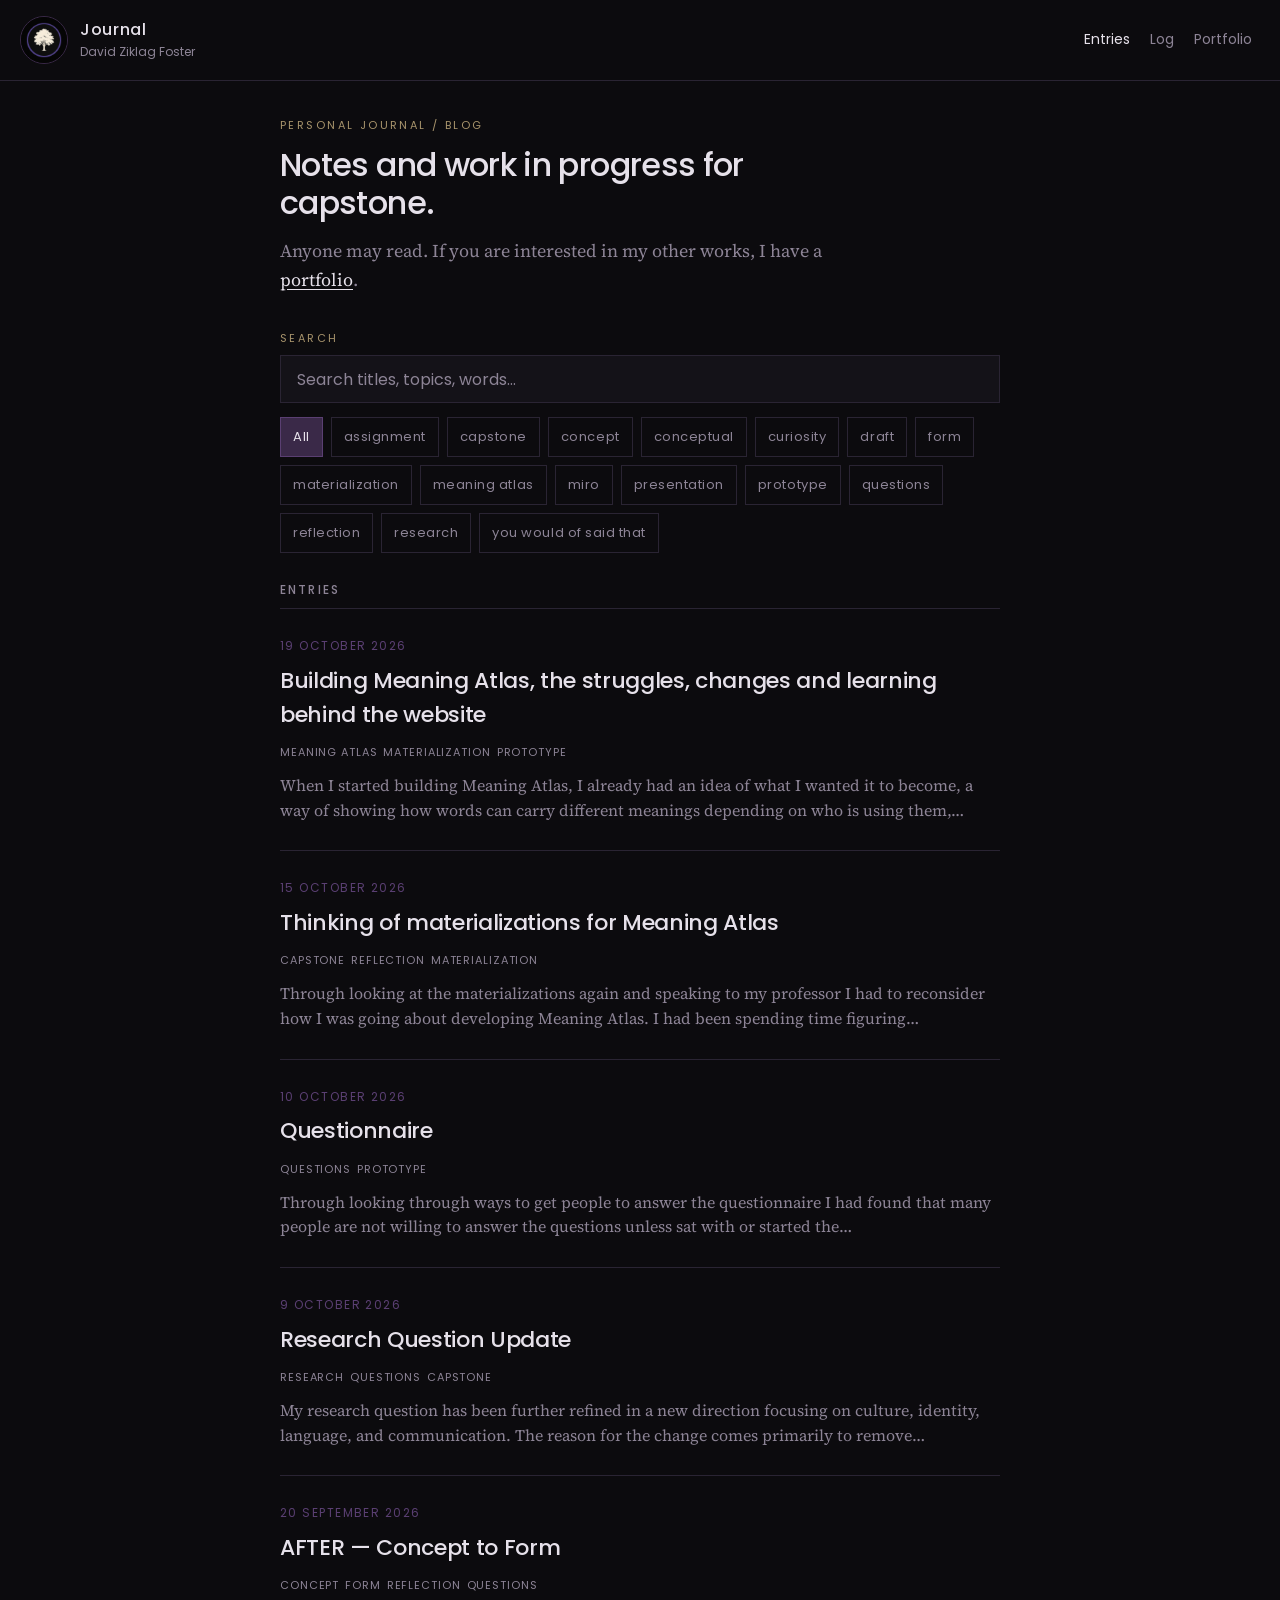
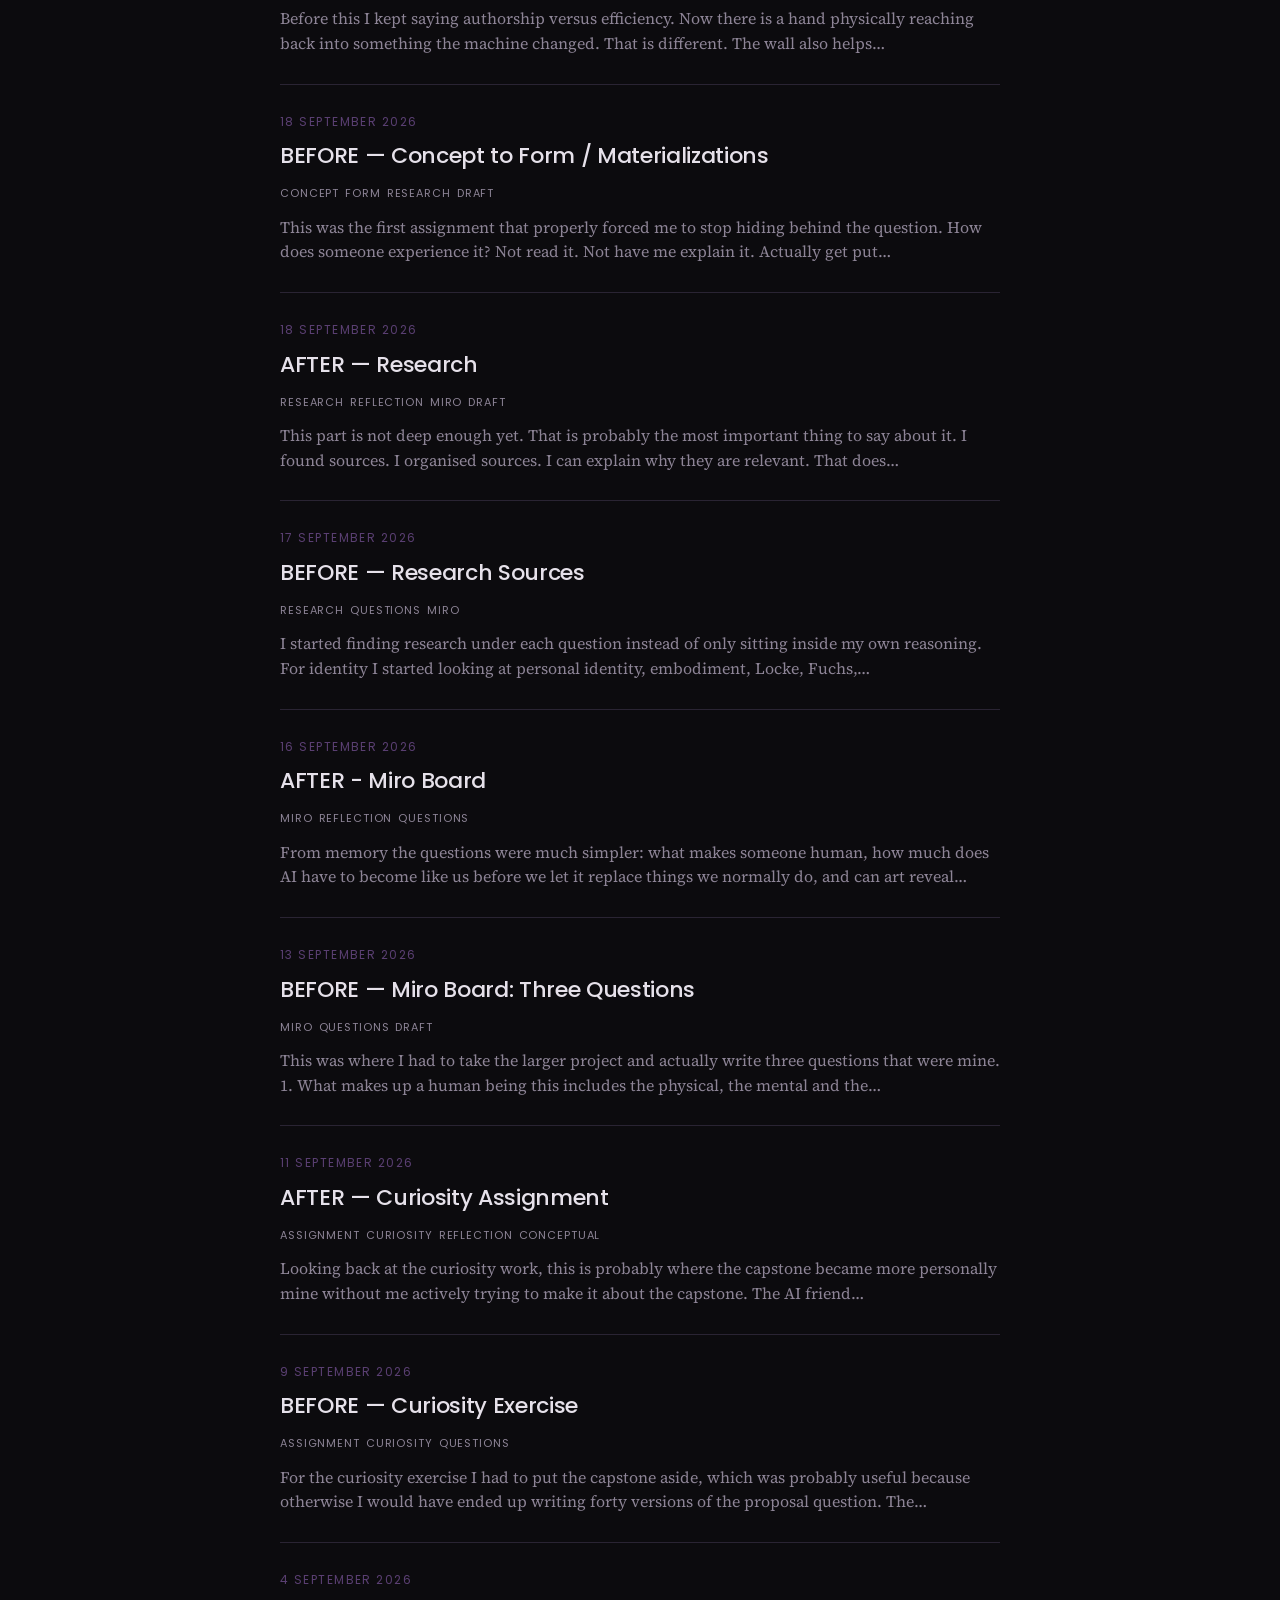
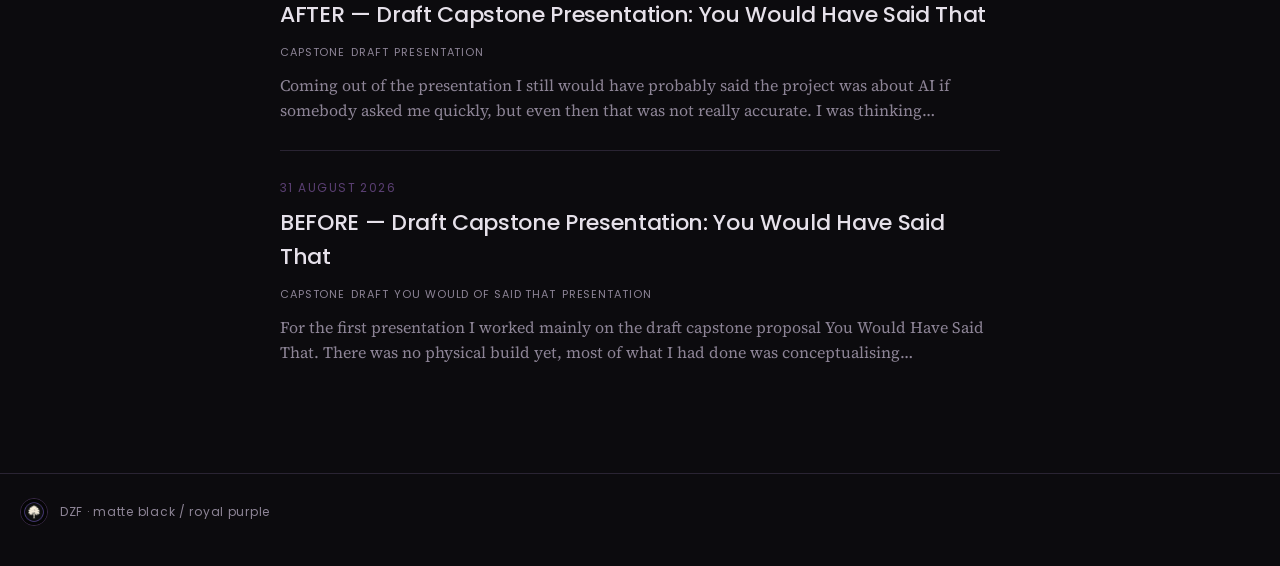
<file: index.html>
<!DOCTYPE html>
<html lang="en">
<head>
  <!--
    HOME PAGE
    Search, topic chips, and the dated list of published entries.
    Content comes from entries/index.json — do not edit this file to add a post.
    To add a post: open studio/index.html (owner only).
  -->
  <meta charset="UTF-8" />
  <meta name="viewport" content="width=device-width, initial-scale=1.0" />
  <meta name="description" content="Journal of David Ziklag Foster — notes, stills, and work in progress." />
  <meta name="theme-color" content="#0c0b0e" />
  <title>Journal · David Ziklag Foster</title>
  <link rel="stylesheet" href="css/style.css?v=20260921b" />
  <link rel="icon" href="assets/mark.svg" type="image/svg+xml" />
  <link rel="preconnect" href="https://fonts.googleapis.com" />
  <link rel="preconnect" href="https://fonts.gstatic.com" crossorigin />
  <link href="https://fonts.googleapis.com/css2?family=Poppins:wght@400;500;600&family=Source+Serif+4:opsz,wght@8..60,400;8..60,600&display=swap" rel="stylesheet" />
</head>
<body>
  <!-- Tree mark top-left, same placement as the portfolio. -->
  <header class="site-header">
    <a class="brand" href="index.html">
      <img class="brand-mark" src="assets/mark.jpg" alt="DZF tree mark"
           onerror="this.onerror=null;this.src='https://darkstone007.github.io/Portfolio/Media/Lo.jpg'" />
      <span class="brand-text">
        <span class="brand-name">Journal</span>
        <span class="brand-author">David Ziklag Foster</span>
      </span>
    </a>
    <nav class="nav">
      <a href="index.html" aria-current="page">Entries</a>
      <a href="log.html">Log</a>
      <a href="https://darkstone007.github.io/Portfolio/" target="_blank" rel="noreferrer">Portfolio</a>
    </nav>
  </header>

  <main class="wrap">
    <section class="intro">
      <p class="eyebrow">Personal journal / blog</p>
      <h1>Notes and work in progress for capstone.</h1>
      <p class="lede">
        Anyone may read.
        If you are interested in my other works, I have a
        <a href="https://darkstone007.github.io/Portfolio/" target="_blank" rel="noreferrer">portfolio</a>.
      </p>
    </section>

    <!-- Search titles, topics, and body. Topic chips filter the list. -->
    <section class="toolbar">
      <label class="field" style="margin:0">
        <span class="eyebrow" style="display:block;margin-bottom:8px">Search</span>
        <input id="search" class="search" type="search" placeholder="Search titles, topics, words…" autocomplete="off" />
      </label>
      <div id="topics" class="topics"></div>
    </section>

    <section>
      <h2 class="list-heading" id="list-heading">Entries</h2>
      <div id="post-list">
        <p class="quiet">Loading entries…</p>
      </div>
    </section>
  </main>

  <footer class="site-footer">
    <img class="brand-mark small" src="assets/mark.jpg" alt=""
         onerror="this.onerror=null;this.src='https://darkstone007.github.io/Portfolio/Media/Lo.jpg'" />
    <p>DZF · matte black / royal purple</p>
  </footer>

  <script src="js/core.js?v=20260921b"></script>
  <script src="js/app.js?v=20260921b"></script>
</body>
</html>
</file>
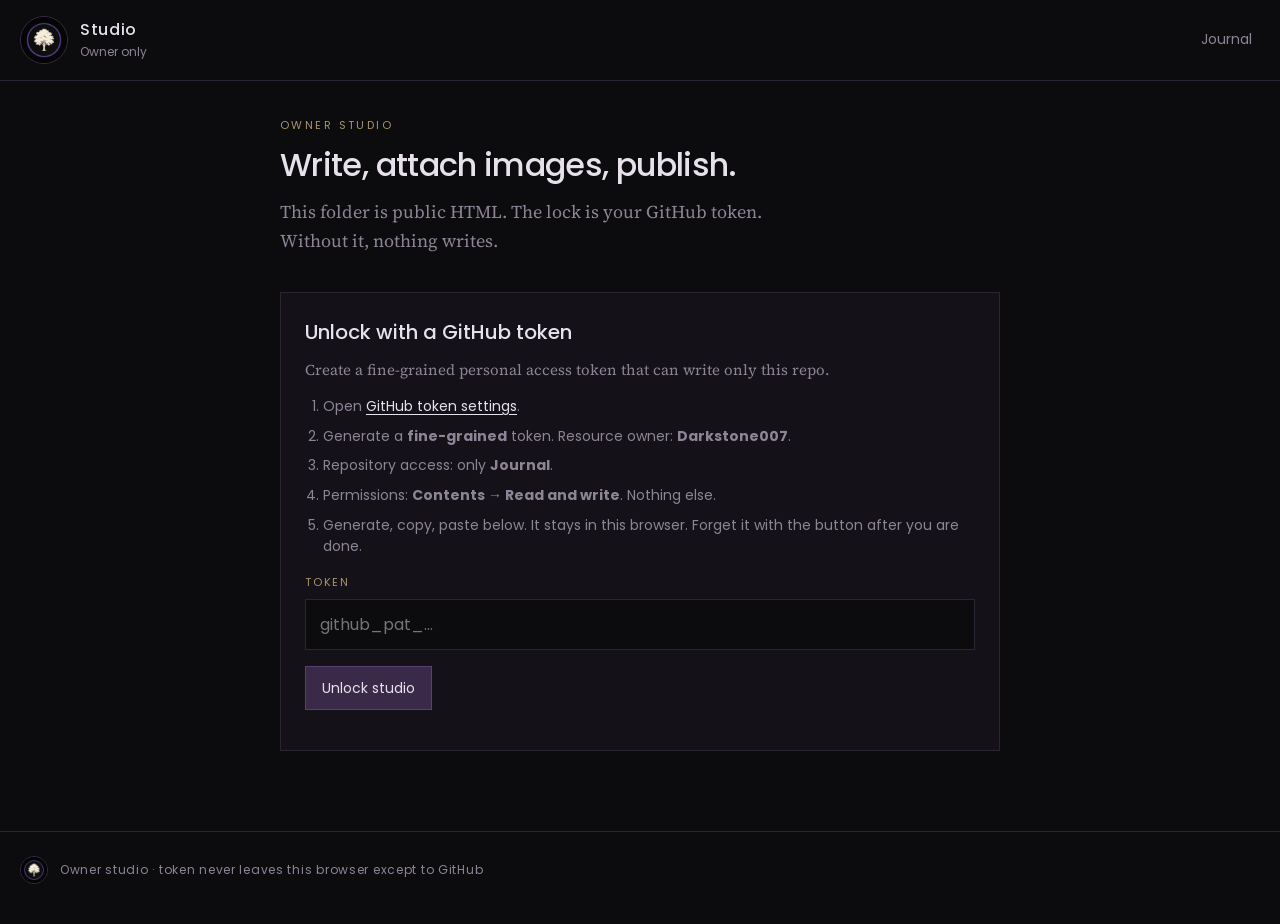
<file: studio/index.html>
<!DOCTYPE html>
<html lang="en">
<head>
  <!--
    OWNER STUDIO  —  not linked from the public nav.
    Bookmark this page. Anyone can load it; nobody can publish without YOUR GitHub token.

    How it works:
      1. You paste a fine-grained GitHub token (Contents: Read and write, Journal repo only).
      2. The token stays in THIS browser (localStorage). It is never sent anywhere except api.github.com.
      3. Publish writes entries/{id}.json, updates entries/index.json and entries/log.json,
         and uploads photos to entries/images/. The public journal then shows the entry.
  -->
  <meta charset="UTF-8" />
  <meta name="viewport" content="width=device-width, initial-scale=1.0" />
  <meta name="robots" content="noindex, nofollow" />
  <meta name="theme-color" content="#0c0b0e" />
  <title>Studio · Journal</title>
  <link rel="stylesheet" href="../css/style.css" />
  <link rel="icon" href="../assets/mark.svg" type="image/svg+xml" />
  <link rel="preconnect" href="https://fonts.googleapis.com" />
  <link rel="preconnect" href="https://fonts.gstatic.com" crossorigin />
  <link href="https://fonts.googleapis.com/css2?family=Poppins:wght@400;500;600&family=Source+Serif+4:opsz,wght@8..60,400;8..60,600&display=swap" rel="stylesheet" />
</head>
<body>
  <header class="site-header">
    <a class="brand" href="../index.html">
      <img class="brand-mark" src="../assets/mark.jpg" alt="DZF tree mark"
           onerror="this.onerror=null;this.src='https://darkstone007.github.io/Portfolio/Media/Lo.jpg'" />
      <span class="brand-text">
        <span class="brand-name">Studio</span>
        <span class="brand-author">Owner only</span>
      </span>
    </a>
    <nav class="nav">
      <a href="../index.html">Journal</a>
    </nav>
  </header>

  <main class="wrap">
    <section class="intro">
      <p class="eyebrow">Owner studio</p>
      <h1>Write, attach images, publish.</h1>
      <p class="lede">This folder is public HTML. The lock is your GitHub token. Without it, nothing writes.</p>
    </section>

    <!-- Shown until a valid token for Darkstone007 is stored. -->
    <section id="lock" class="lock">
      <h2>Unlock with a GitHub token</h2>
      <p>Create a fine-grained personal access token that can write only this repo.</p>
      <ol>
        <li>Open <a href="https://github.com/settings/personal-access-tokens" target="_blank" rel="noreferrer">GitHub token settings</a>.</li>
        <li>Generate a <strong>fine-grained</strong> token. Resource owner: <strong>Darkstone007</strong>.</li>
        <li>Repository access: only <strong>Journal</strong>.</li>
        <li>Permissions: <strong>Contents → Read and write</strong>. Nothing else.</li>
        <li>Generate, copy, paste below. It stays in this browser. Forget it with the button after you are done.</li>
      </ol>
      <div class="field">
        <label for="pat">Token</label>
        <input id="pat" type="password" autocomplete="off" spellcheck="false" placeholder="github_pat_…" />
      </div>
      <div class="actions">
        <button type="button" class="btn btn-primary" id="unlock">Unlock studio</button>
      </div>
      <p class="status" id="lock-status"></p>
    </section>

    <!-- The editor. Hidden until unlock succeeds. -->
    <section id="desk" class="studio-form" hidden>
      <div class="actions" style="margin-bottom:18px">
        <button type="button" class="btn" id="new-entry">New entry</button>
        <button type="button" class="btn btn-ghost" id="forget">Forget token</button>
        <span class="quiet" id="who"></span>
      </div>

      <form id="form" autocomplete="off">
        <input type="hidden" id="entry-id" />
        <div class="row-2">
          <div class="field">
            <label for="date">Date</label>
            <input id="date" type="date" required />
          </div>
          <div class="field">
            <label for="topics">Topics (comma separated)</label>
            <input id="topics-input" type="text" placeholder="work, stills, notes" />
          </div>
        </div>
        <div class="field">
          <label for="title">Title</label>
          <input id="title" type="text" required maxlength="180" placeholder="Headline for this day" />
        </div>
        <div class="field">
          <label for="body">Writing</label>
          <textarea id="body" placeholder="Blank line between paragraphs."></textarea>
        </div>
        <div class="field">
          <label>Images</label>
          <div class="drop">
            Drop photos here or choose files. They are compressed, then uploaded into entries/images/.
            <input id="files" type="file" accept="image/*" multiple />
          </div>
          <div id="thumbs" class="thumbs"></div>
        </div>
        <label class="check">
          <input id="published" type="checkbox" checked />
          Publish to the public journal (untick to save as draft)
        </label>
        <div class="actions">
          <button type="submit" class="btn btn-primary" id="save">Publish</button>
        </div>
      </form>
      <p class="status" id="save-status"></p>

      <div class="entry-list">
        <h2 class="list-heading">Existing entries</h2>
        <p class="hint">Click a row to load it into the form and edit.</p>
        <div id="existing"></div>
      </div>
    </section>
  </main>

  <footer class="site-footer">
    <img class="brand-mark small" src="../assets/mark.jpg" alt=""
         onerror="this.onerror=null;this.src='https://darkstone007.github.io/Portfolio/Media/Lo.jpg'" />
    <p>Owner studio · token never leaves this browser except to GitHub</p>
  </footer>

  <script src="../js/core.js"></script>
  <script src="../js/studio.js"></script>
</body>
</html>
</file>
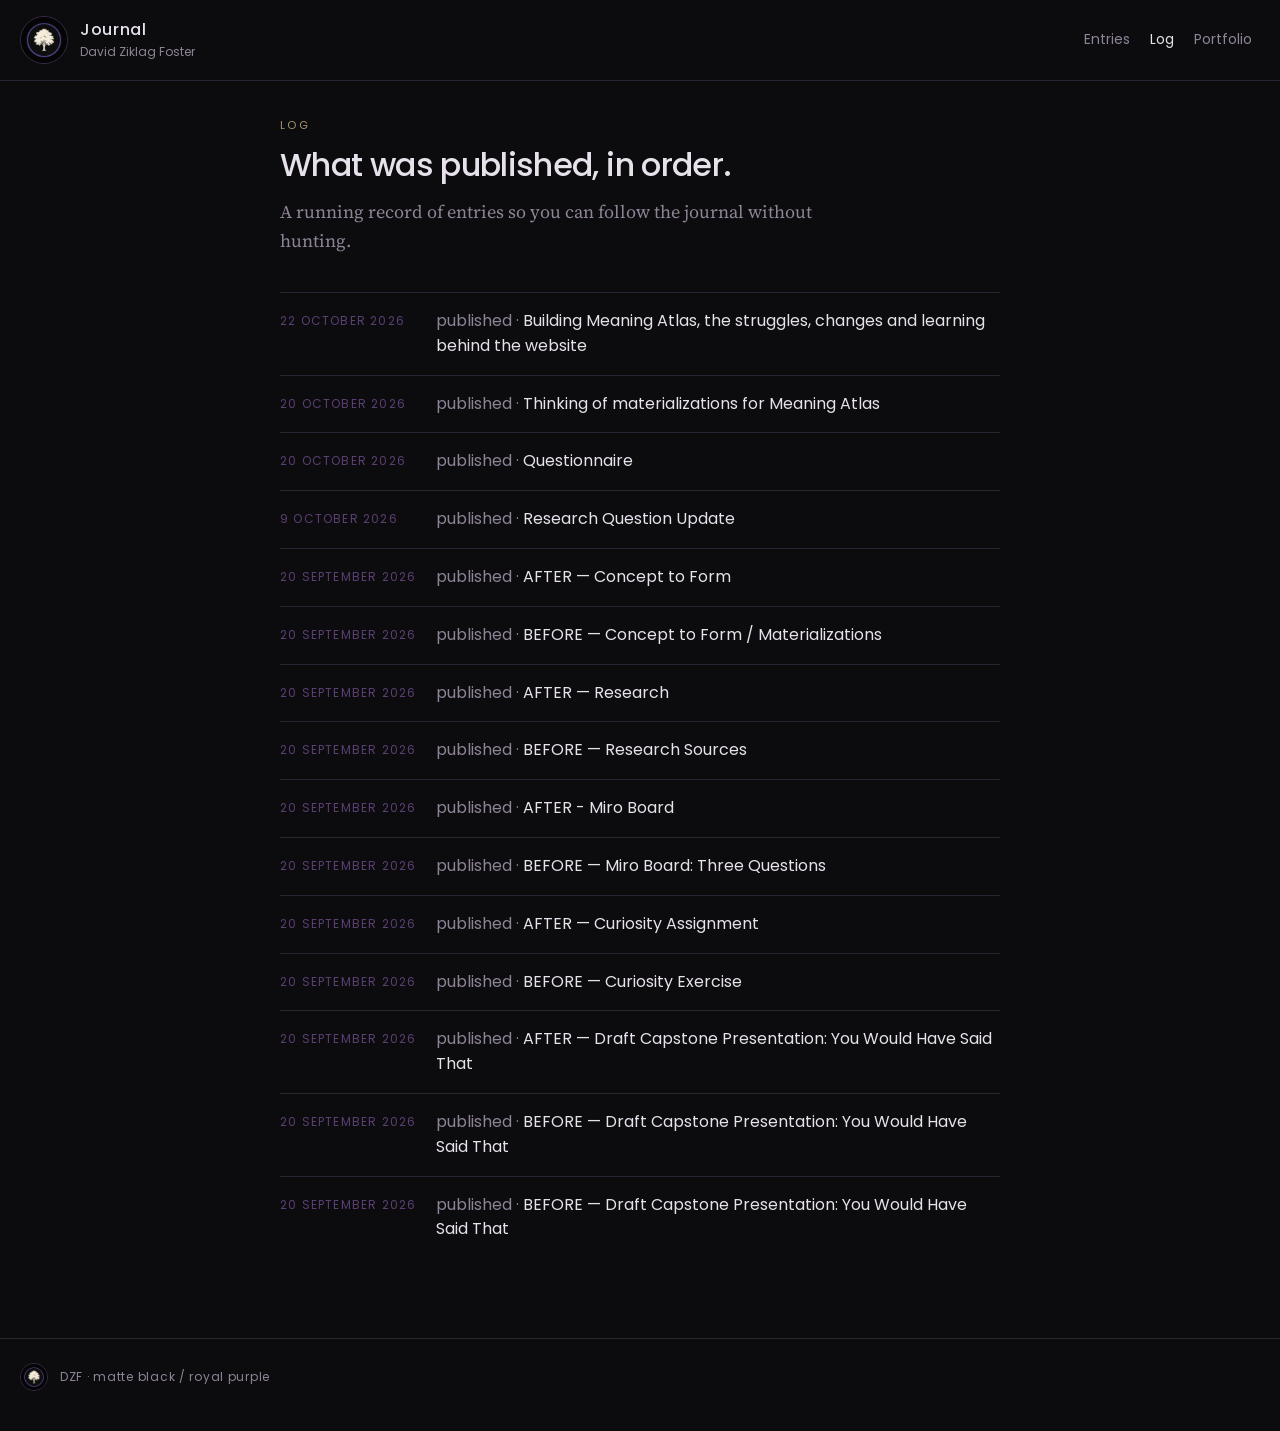
<file: log.html>
<!DOCTYPE html>
<html lang="en">
<head>
  <!--
    CHRONOLOGICAL LOG
    Prefer entries/log.json. Falls back to catalog dates.
  -->
  <meta charset="UTF-8" />
  <meta name="viewport" content="width=device-width, initial-scale=1.0" />
  <meta name="theme-color" content="#0c0b0e" />
  <title>Log · Journal</title>
  <link rel="stylesheet" href="css/style.css" />
  <link rel="icon" href="assets/mark.svg" type="image/svg+xml" />
  <link rel="preconnect" href="https://fonts.googleapis.com" />
  <link rel="preconnect" href="https://fonts.gstatic.com" crossorigin />
  <link href="https://fonts.googleapis.com/css2?family=Poppins:wght@400;500;600&family=Source+Serif+4:opsz,wght@8..60,400;8..60,600&display=swap" rel="stylesheet" />
</head>
<body>
  <header class="site-header">
    <a class="brand" href="index.html">
      <img class="brand-mark" src="assets/mark.jpg" alt="DZF tree mark"
           onerror="this.onerror=null;this.src='https://darkstone007.github.io/Portfolio/Media/Lo.jpg'" />
      <span class="brand-text">
        <span class="brand-name">Journal</span>
        <span class="brand-author">David Ziklag Foster</span>
      </span>
    </a>
    <nav class="nav">
      <a href="index.html">Entries</a>
      <a href="log.html" aria-current="page">Log</a>
      <a href="https://darkstone007.github.io/Portfolio/" target="_blank" rel="noreferrer">Portfolio</a>
    </nav>
  </header>

  <main class="wrap">
    <section class="intro">
      <p class="eyebrow">Log</p>
      <h1>What was published, in order.</h1>
      <p class="lede">A running record of entries so you can follow the journal without hunting.</p>
    </section>
    <div id="log-list">
      <p class="quiet">Loading log…</p>
    </div>
  </main>

  <footer class="site-footer">
    <img class="brand-mark small" src="assets/mark.jpg" alt=""
         onerror="this.onerror=null;this.src='https://darkstone007.github.io/Portfolio/Media/Lo.jpg'" />
    <p>DZF · matte black / royal purple</p>
  </footer>

  <script src="js/core.js"></script>
  <script src="js/log.js"></script>
</body>
</html>
</file>
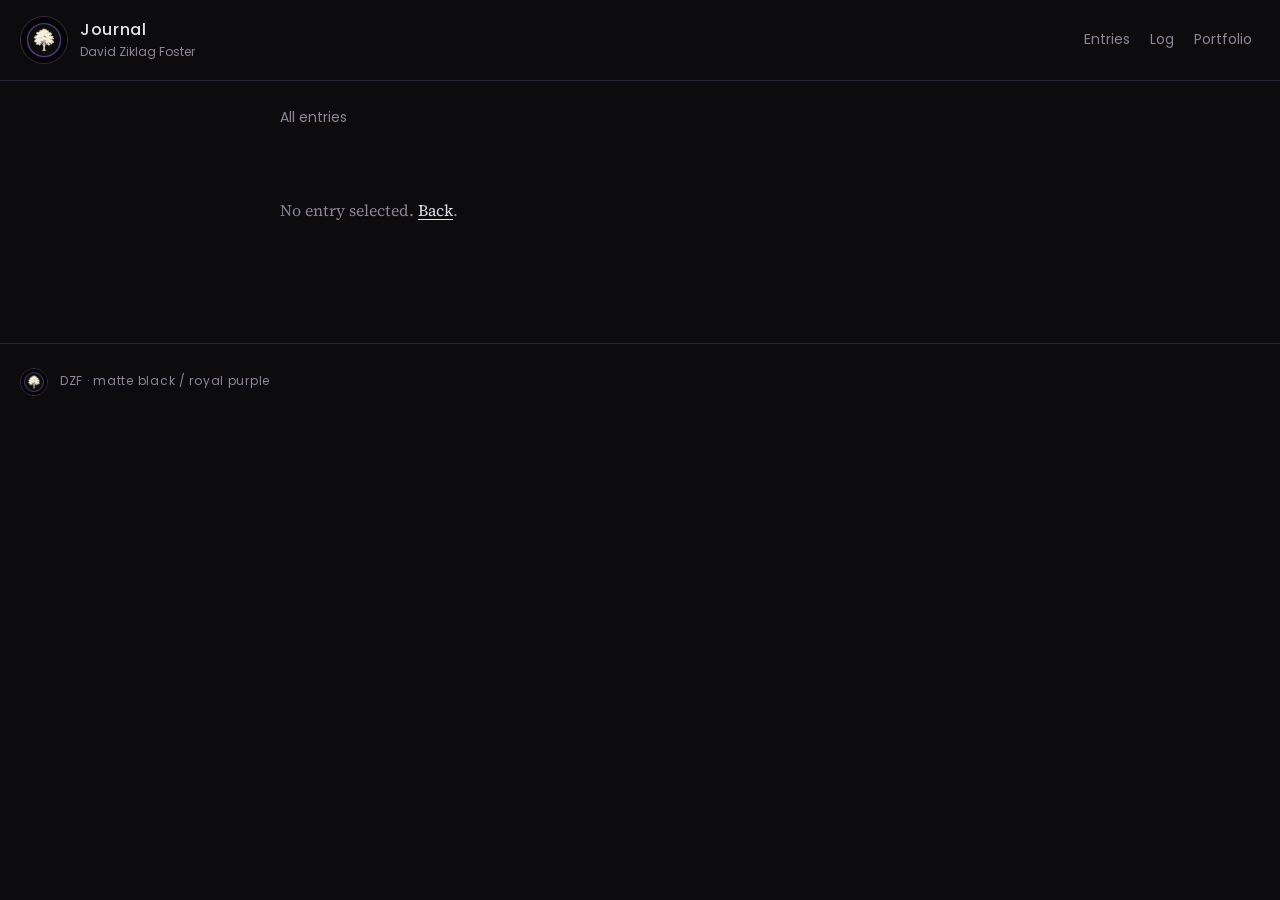
<file: post.html>
<!DOCTYPE html>
<html lang="en">
<head>
  <!--
    SINGLE ENTRY
    Opened as post.html?id=the-entry-id
    Loads entries/{id}.json
  -->
  <meta charset="UTF-8" />
  <meta name="viewport" content="width=device-width, initial-scale=1.0" />
  <meta name="theme-color" content="#0c0b0e" />
  <title>Entry · Journal</title>
  <link rel="stylesheet" href="css/style.css" />
  <link rel="icon" href="assets/mark.svg" type="image/svg+xml" />
  <link rel="preconnect" href="https://fonts.googleapis.com" />
  <link rel="preconnect" href="https://fonts.gstatic.com" crossorigin />
  <link href="https://fonts.googleapis.com/css2?family=Poppins:wght@400;500;600&family=Source+Serif+4:opsz,wght@8..60,400;8..60,600&display=swap" rel="stylesheet" />
</head>
<body>
  <header class="site-header">
    <a class="brand" href="index.html">
      <img class="brand-mark" src="assets/mark.jpg" alt="DZF tree mark"
           onerror="this.onerror=null;this.src='https://darkstone007.github.io/Portfolio/Media/Lo.jpg'" />
      <span class="brand-text">
        <span class="brand-name">Journal</span>
        <span class="brand-author">David Ziklag Foster</span>
      </span>
    </a>
    <nav class="nav">
      <a href="index.html">Entries</a>
      <a href="log.html">Log</a>
      <a href="https://darkstone007.github.io/Portfolio/" target="_blank" rel="noreferrer">Portfolio</a>
    </nav>
  </header>

  <main class="wrap article-wrap">
    <p class="back"><a href="index.html">All entries</a></p>
    <article id="article">
      <p class="quiet">Loading entry…</p>
    </article>
  </main>

  <footer class="site-footer">
    <img class="brand-mark small" src="assets/mark.jpg" alt=""
         onerror="this.onerror=null;this.src='https://darkstone007.github.io/Portfolio/Media/Lo.jpg'" />
    <p>DZF · matte black / royal purple</p>
  </footer>

  <script src="js/core.js"></script>
  <script src="js/post.js"></script>
</body>
</html>
</file>
<file: css/style.css>
/*
  COLORS AND LAYOUT FOR THE JOURNAL
  =================================
  Palette is matte on purpose — no gloss, no glow, no glass.
  Black + a dull royal purple, same quiet register as the portfolio.

  Change the values below if you want a different mood.
*/

:root {
  --ink: #0c0b0e;          /* page background — near-black, not pure #000 */
  --panel: #141218;        /* cards / fields */
  --line: #2a2433;         /* hairline borders, dull not shiny */
  --paper: #e6e1ea;        /* main text */
  --quiet: #8d8496;        /* secondary text */
  --royal: #5a3f72;        /* dull royal purple (desaturated, not neon) */
  --royal-deep: #3a2948;   /* darker purple for edges */
  --gold: #a8946c;         /* quiet gold, used sparingly like the portfolio beige */

  --font-ui: "Poppins", Arial, sans-serif;
  --font-body: "Source Serif 4", Georgia, serif;
  --max: 760px;
}

* { box-sizing: border-box; margin: 0; padding: 0; }

html, body {
  background: var(--ink);
  color: var(--paper);
  font-family: var(--font-ui);
  min-height: 100%;
}

body {
  line-height: 1.55;
  -webkit-font-smoothing: antialiased;
}

img { max-width: 100%; display: block; }

a { color: var(--paper); text-underline-offset: 3px; }
a:hover { color: #cbb8d8; }

button, [role="button"] { cursor: pointer; }
button:disabled { cursor: not-allowed; }

/* ----- header: tree sits top-left, same as the portfolio ----- */
.site-header {
  display: flex;
  align-items: center;
  justify-content: space-between;
  gap: 16px;
  padding: 16px 20px;
  border-bottom: 1px solid var(--line);
  background: var(--ink);
  position: sticky;
  top: 0;
  z-index: 10;
}

.brand {
  display: flex;
  align-items: center;
  gap: 12px;
  text-decoration: none;
  min-width: 0;
}

.brand-mark {
  width: 48px;
  height: 48px;
  border-radius: 50%;
  object-fit: cover;
  border: 1px solid var(--royal-deep);
  flex-shrink: 0;
  background: #0a090c;
}
.brand-mark.small { width: 28px; height: 28px; }

.brand-text { display: flex; flex-direction: column; min-width: 0; }
.brand-name { font-weight: 500; letter-spacing: 0.04em; }
.brand-author { font-size: 12px; color: var(--quiet); }

.nav { display: flex; gap: 4px; flex-wrap: wrap; justify-content: flex-end; }
.nav a {
  color: var(--quiet);
  text-decoration: none;
  padding: 10px 8px;
  font-size: 14px;
}
.nav a:hover,
.nav a[aria-current="page"] { color: var(--paper); }

/* ----- page body ----- */
.wrap {
  max-width: var(--max);
  margin: 0 auto;
  padding: 36px 20px 80px;
}

.intro { margin-bottom: 36px; max-width: 34rem; }
.eyebrow {
  font-size: 11px;
  letter-spacing: 0.22em;
  text-transform: uppercase;
  color: var(--gold);
  margin-bottom: 12px;
}
.intro h1 {
  font-weight: 500;
  font-size: 32px;
  letter-spacing: -0.02em;
  line-height: 1.2;
}
.lede {
  margin-top: 14px;
  color: var(--quiet);
  font-family: var(--font-body);
  font-size: 18px;
  line-height: 1.6;
}

.list-heading {
  font-size: 12px;
  letter-spacing: 0.18em;
  text-transform: uppercase;
  color: var(--quiet);
  font-weight: 500;
  margin: 28px 0 8px;
}

.quiet { color: var(--quiet); }

/* ----- search + topics ----- */
.toolbar { margin: 8px 0 8px; }

.search {
  width: 100%;
  height: 48px;
  padding: 0 16px;
  background: var(--panel);
  color: var(--paper);
  border: 1px solid var(--line);
  border-radius: 0;
  font-family: var(--font-ui);
  font-size: 16px;
  outline: none;
}
.search:focus { border-color: var(--royal); }
.search::placeholder { color: var(--quiet); }

.topics {
  display: flex;
  flex-wrap: wrap;
  gap: 8px;
  margin-top: 14px;
}

.topic {
  appearance: none;
  background: transparent;
  color: var(--quiet);
  border: 1px solid var(--line);
  padding: 8px 12px;
  min-height: 40px;
  font-family: var(--font-ui);
  font-size: 13px;
  letter-spacing: 0.04em;
  text-decoration: none;
  display: inline-flex;
  align-items: center;
}
.topic:hover { color: var(--paper); border-color: var(--royal-deep); }
.topic.is-on {
  color: var(--paper);
  border-color: var(--royal);
  background: var(--royal-deep);
}

.post-topics {
  display: flex;
  flex-wrap: wrap;
  gap: 6px;
  margin-bottom: 12px;
}
.post-topics span,
.post-topics a {
  font-size: 11px;
  letter-spacing: 0.08em;
  text-transform: uppercase;
  color: var(--quiet);
  text-decoration: none;
}

/* ----- one row in the home list ----- */
.post-card {
  display: block;
  padding: 28px 0;
  border-top: 1px solid var(--line);
  text-decoration: none;
  color: inherit;
}
.post-card:hover .post-title { color: #d4c4e2; }

.post-date {
  font-size: 12px;
  letter-spacing: 0.12em;
  text-transform: uppercase;
  color: var(--royal);
  margin-bottom: 8px;
}
.post-title {
  font-size: 22px;
  font-weight: 500;
  letter-spacing: -0.015em;
  margin-bottom: 12px;
}

.post-images {
  display: grid;
  grid-template-columns: repeat(auto-fill, minmax(140px, 1fr));
  gap: 8px;
  margin: 12px 0 14px;
}
.post-images img {
  width: 100%;
  height: 140px;
  object-fit: cover;
  background: var(--panel);
  border: 1px solid var(--line);
}
.post-images.single { grid-template-columns: 1fr; }
.post-images.single img { height: 220px; }

.image-slot {
  display: none;
}

.post-excerpt {
  font-family: var(--font-body);
  color: var(--quiet);
  font-size: 16px;
}

/* ----- single post ----- */
.article-wrap { padding-top: 24px; }
.back { margin-bottom: 28px; }
.back a { color: var(--quiet); text-decoration: none; font-size: 14px; }
.back a:hover { color: var(--paper); }

.article-date {
  font-size: 12px;
  letter-spacing: 0.16em;
  text-transform: uppercase;
  color: var(--royal);
  margin-bottom: 10px;
}
.article-title {
  font-size: 34px;
  font-weight: 500;
  letter-spacing: -0.02em;
  line-height: 1.15;
  margin-bottom: 24px;
}
.article-images {
  display: grid;
  gap: 10px;
  margin: 8px 0 28px;
}
.article-images img {
  width: 100%;
  max-height: 520px;
  object-fit: cover;
  border: 1px solid var(--line);
  background: var(--panel);
}
.article-body {
  font-family: var(--font-body);
  font-size: 18px;
  line-height: 1.7;
  color: #d8d2de;
}
.article-body p { margin-bottom: 1em; }
.article-body p:last-child { margin-bottom: 0; }

/* ----- log ----- */
.log-item {
  display: grid;
  grid-template-columns: 140px 1fr;
  gap: 16px;
  padding: 16px 0;
  border-top: 1px solid var(--line);
}
.log-item .when {
  font-size: 12px;
  letter-spacing: 0.1em;
  text-transform: uppercase;
  color: var(--royal);
  padding-top: 3px;
}
.log-item .what { color: var(--quiet); }
.log-item .what a { color: var(--paper); text-decoration: none; }
.log-item .what a:hover { color: #d4c4e2; }

@media (max-width: 600px) {
  .log-item { grid-template-columns: 1fr; gap: 4px; }
}

/* ----- footer ----- */
.site-footer {
  border-top: 1px solid var(--line);
  padding: 24px 20px 40px;
  display: flex;
  align-items: center;
  gap: 12px;
  color: var(--quiet);
  font-size: 12px;
  letter-spacing: 0.06em;
}

.empty {
  padding: 40px 0;
  color: var(--quiet);
  font-family: var(--font-body);
}

/* ----- studio (owner only — not in the public nav) ----- */
.lock, .studio-form {
  border: 1px solid var(--line);
  background: var(--panel);
  padding: 24px;
  margin-top: 12px;
}
.lock h2, .studio-form h2 {
  font-weight: 500;
  font-size: 20px;
  margin-bottom: 10px;
}
.lock p, .hint {
  color: var(--quiet);
  font-family: var(--font-body);
  font-size: 15px;
  line-height: 1.6;
  margin-bottom: 14px;
}
.lock ol {
  color: var(--quiet);
  padding-left: 18px;
  margin: 0 0 16px;
  font-size: 14px;
}
.lock li { margin-bottom: 8px; }
.lock a { color: var(--paper); }

.field { margin-bottom: 16px; }
.field label {
  display: block;
  font-size: 11px;
  letter-spacing: 0.16em;
  text-transform: uppercase;
  color: var(--gold);
  margin-bottom: 8px;
}
.field input[type="text"],
.field input[type="password"],
.field input[type="date"],
.field textarea {
  width: 100%;
  background: var(--ink);
  color: var(--paper);
  border: 1px solid var(--line);
  padding: 12px 14px;
  font-family: var(--font-ui);
  font-size: 16px;
  outline: none;
}
.field textarea {
  min-height: 220px;
  font-family: var(--font-body);
  line-height: 1.6;
  resize: vertical;
}
.field input:focus, .field textarea:focus { border-color: var(--royal); }

.row-2 {
  display: grid;
  grid-template-columns: 1fr 1fr;
  gap: 12px;
}
@media (max-width: 600px) { .row-2 { grid-template-columns: 1fr; } }

.check {
  display: flex;
  align-items: center;
  gap: 10px;
  color: var(--paper);
  font-size: 14px;
  margin: 8px 0 18px;
}
.check input { width: 18px; height: 18px; accent-color: var(--royal); }

.actions { display: flex; flex-wrap: wrap; gap: 10px; }
.btn {
  appearance: none;
  min-height: 44px;
  padding: 10px 16px;
  border: 1px solid var(--line);
  background: transparent;
  color: var(--paper);
  font-family: var(--font-ui);
  font-size: 14px;
}
.btn:hover { border-color: var(--royal); }
.btn-primary {
  background: var(--royal-deep);
  border-color: var(--royal);
}
.btn-primary:hover { background: var(--royal); }
.btn-ghost { color: var(--quiet); }

.drop {
  border: 1px dashed var(--royal-deep);
  background: var(--ink);
  padding: 20px;
  text-align: center;
  color: var(--quiet);
  font-size: 14px;
}
.drop input { display: block; margin: 10px auto 0; color: var(--paper); }
.thumbs {
  display: grid;
  grid-template-columns: repeat(auto-fill, minmax(92px, 1fr));
  gap: 8px;
  margin-top: 12px;
}
.thumbs img {
  width: 100%;
  height: 92px;
  object-fit: cover;
  border: 1px solid var(--line);
}

.status {
  margin-top: 16px;
  font-size: 13px;
  color: var(--quiet);
  white-space: pre-wrap;
  font-family: ui-monospace, Menlo, monospace;
}
.status.ok { color: #b7c4a3; }
.status.err { color: #c49a9a; }

.entry-list { margin-top: 32px; }
.entry-row {
  display: flex;
  justify-content: space-between;
  gap: 12px;
  padding: 14px 0;
  border-top: 1px solid var(--line);
  cursor: pointer;
}
.entry-row:hover .nm { color: #d4c4e2; }
.entry-row .nm { font-weight: 500; }
.badge {
  font-size: 11px;
  letter-spacing: 0.1em;
  text-transform: uppercase;
  color: var(--quiet);
}

@media (max-width: 600px) {
  .intro h1 { font-size: 26px; }
  .article-title { font-size: 26px; }
  .brand-author { display: none; }
  .post-images.single img { height: 180px; }
}

@media (prefers-reduced-motion: reduce) {
  * { transition: none !important; }
}
</file>
